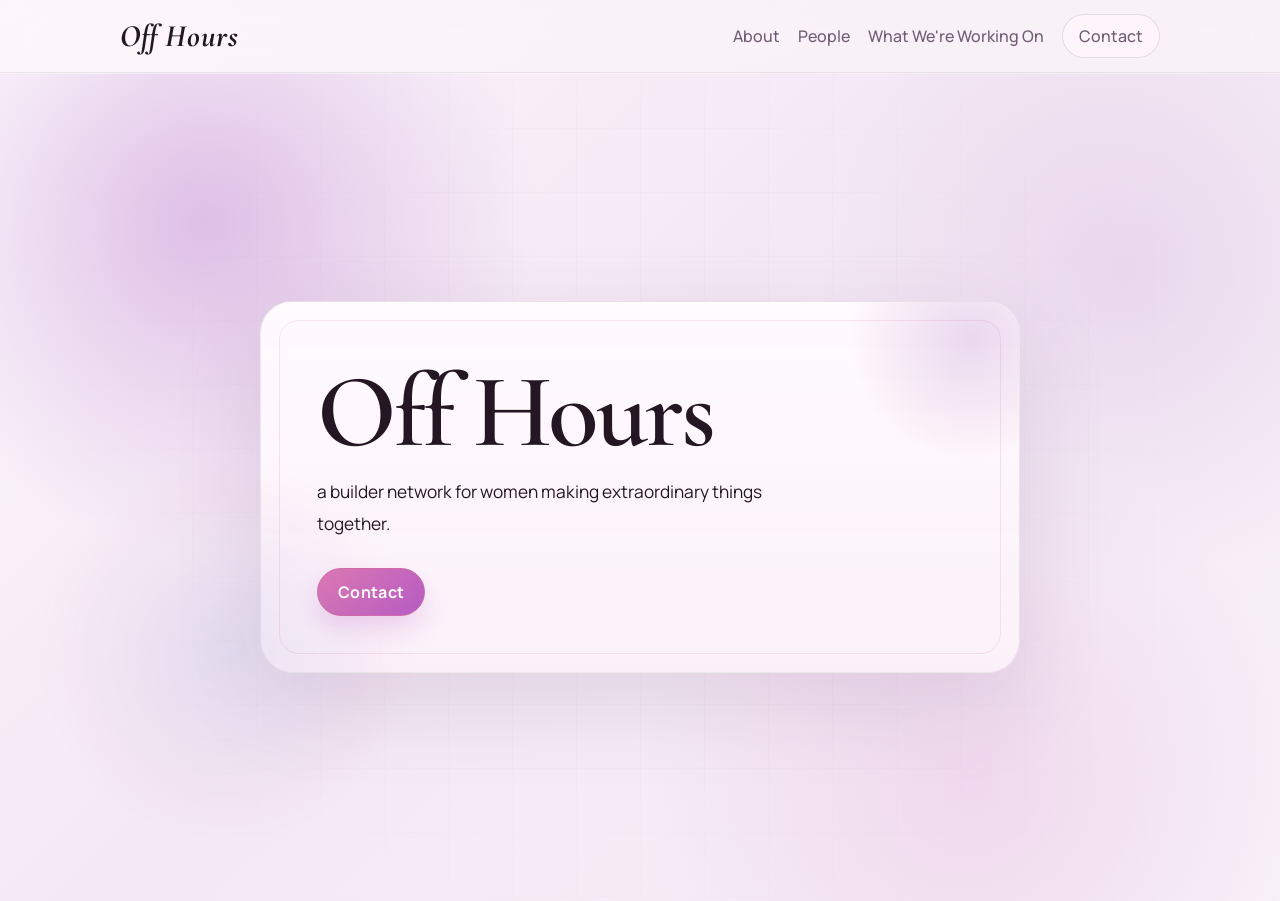
<file: index.html>
<!DOCTYPE html>
<html lang="en">
  <head>
    <meta charset="UTF-8" />
    <meta name="viewport" content="width=device-width, initial-scale=1.0" />
    <title>Off Hours</title>
    <link rel="preconnect" href="https://fonts.googleapis.com" />
    <link rel="preconnect" href="https://fonts.gstatic.com" crossorigin />
    <link
      href="https://fonts.googleapis.com/css2?family=Manrope:wght@400;500;600;700;800&family=Cormorant+Garamond:wght@500;600;700&display=swap"
      rel="stylesheet"
    />
    <link rel="icon" type="image/svg+xml" href="images/off-hours-favicon.svg?v=20260706" />
    <link rel="stylesheet" href="styles.css?v=20260706" />
  </head>
  <body>
    <header class="site-header">
      <div class="site-shell site-nav">
        <a class="site-brand" href="index.html">Off Hours</a>
        <nav class="nav-links" aria-label="Primary">
          <a href="about.html">About</a>
          <a href="people.html">People</a>
          <a href="work.html">What We're Working On</a>
          <a class="nav-contact" href="contact.html">Contact</a>
        </nav>
      </div>
    </header>

    <main class="hero">
      <div class="hero-panel">
        <h1>Off Hours</h1>
        <p class="hero-copy">
          a builder network for women making extraordinary things together.
        </p>
        <div class="hero-actions">
          <a class="button" href="contact.html">Contact</a>
        </div>
      </div>
    </main>
  </body>
</html>
</file>
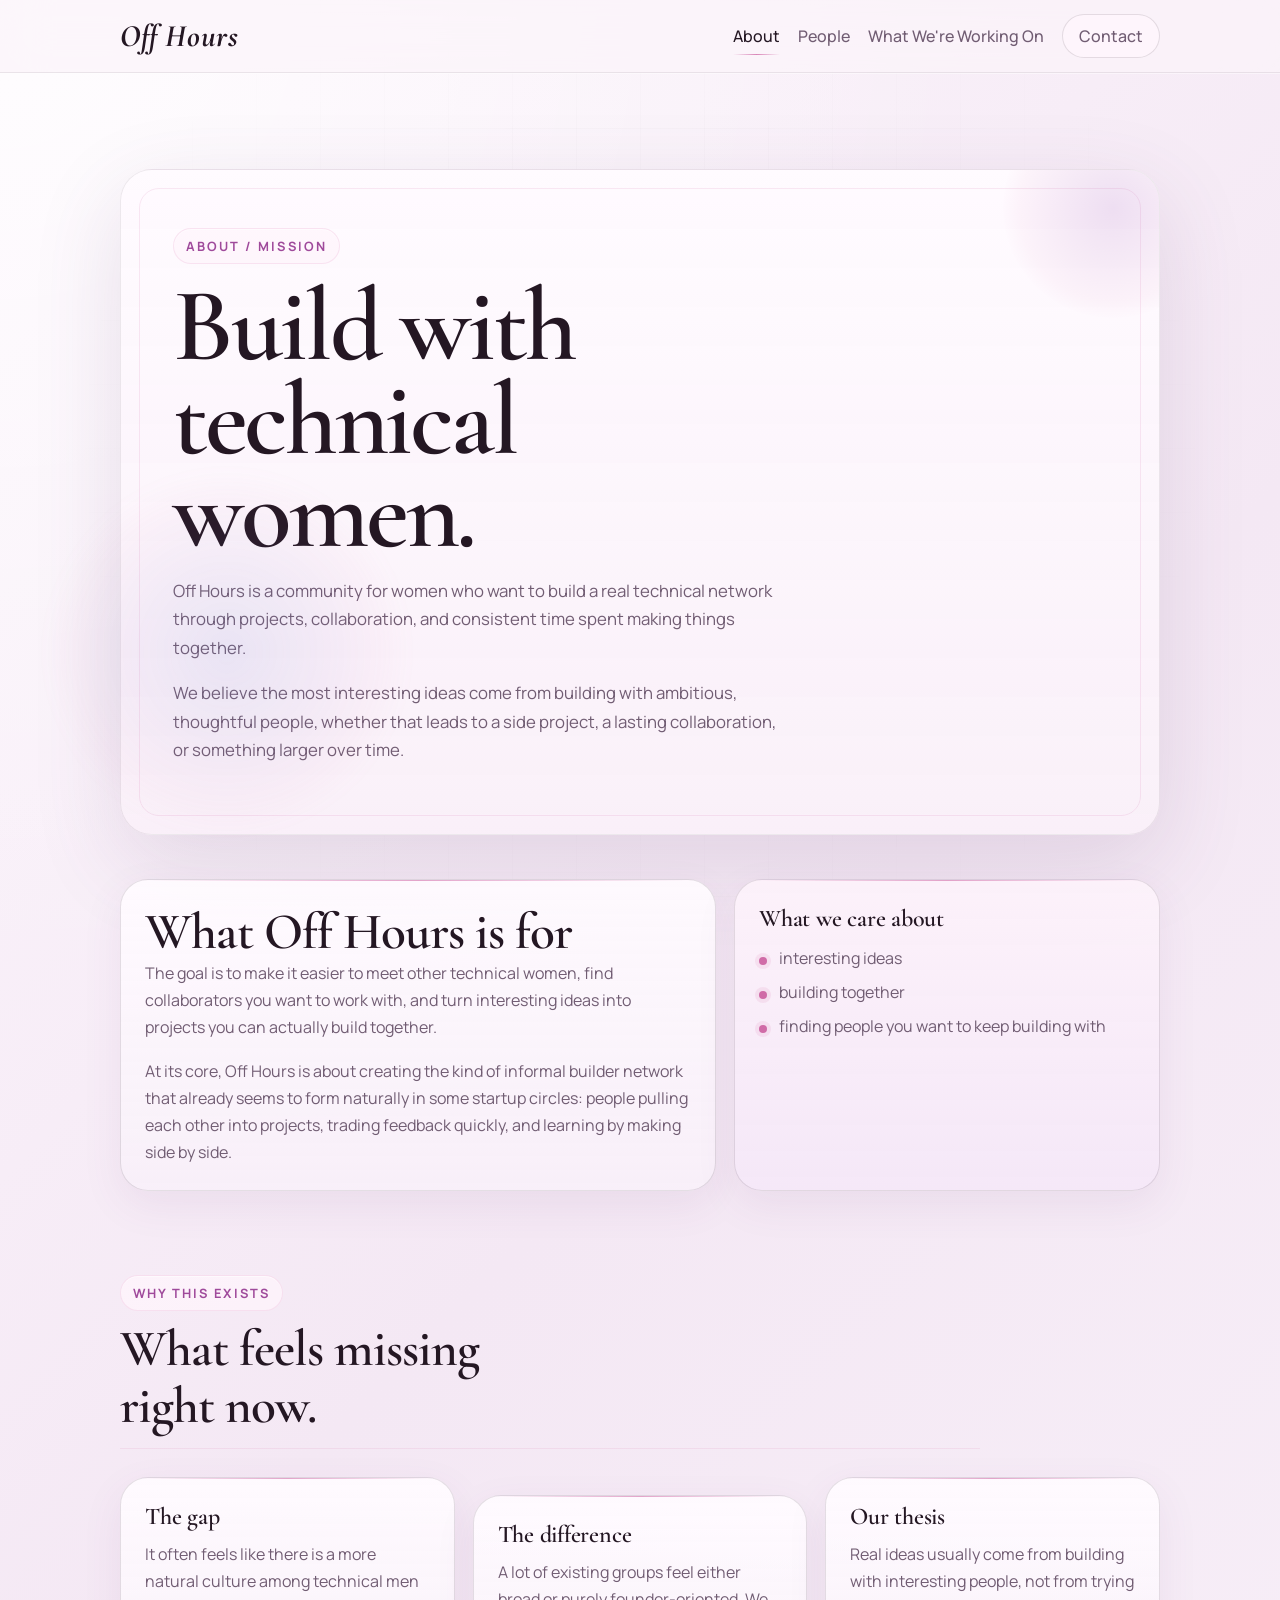
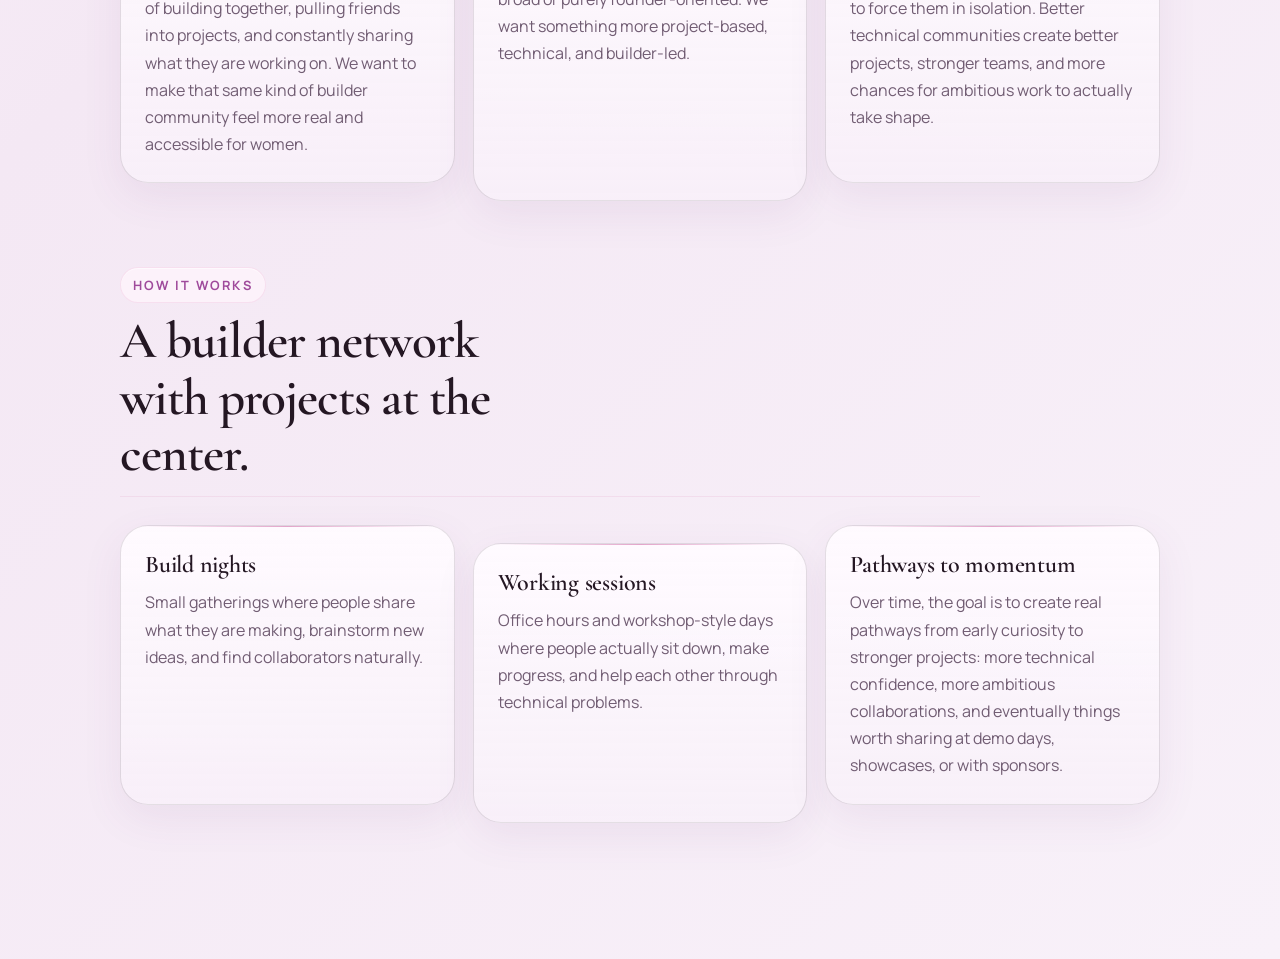
<file: about.html>
<!DOCTYPE html>
<html lang="en">
  <head>
    <meta charset="UTF-8" />
    <meta name="viewport" content="width=device-width, initial-scale=1.0" />
    <title>Off Hours | About</title>
    <link rel="preconnect" href="https://fonts.googleapis.com" />
    <link rel="preconnect" href="https://fonts.gstatic.com" crossorigin />
    <link
      href="https://fonts.googleapis.com/css2?family=Manrope:wght@400;500;600;700;800&family=Cormorant+Garamond:wght@500;600;700&display=swap"
      rel="stylesheet"
    />
    <link rel="icon" type="image/svg+xml" href="images/off-hours-favicon.svg?v=20260706" />
    <link rel="stylesheet" href="styles.css?v=20260706" />
  </head>
  <body>
    <header class="site-header">
      <div class="site-shell site-nav">
        <a class="site-brand" href="index.html">Off Hours</a>
        <nav class="nav-links" aria-label="Primary">
          <a class="is-active" href="about.html">About</a>
          <a href="people.html">People</a>
          <a href="work.html">What We're Working On</a>
          <a class="nav-contact" href="contact.html">Contact</a>
        </nav>
      </div>
    </header>

    <main class="page-main">
      <section class="page-hero site-shell">
        <div class="page-hero-panel">
          <p class="section-label">About / Mission</p>
          <h1 class="page-title">Build with technical women.</h1>
          <p class="page-copy">
            Off Hours is a community for women who want to build a real
            technical network through projects, collaboration, and consistent
            time spent making things together.
          </p>
          <p class="page-copy">
            We believe the most interesting ideas come from building with
            ambitious, thoughtful people, whether that leads to a side
            project, a lasting collaboration, or something larger over time.
          </p>
        </div>
      </section>

      <section class="section site-shell about-section">
        <div class="section-grid">
          <div class="card card-wide">
            <h2>What Off Hours is for</h2>
            <p>
              The goal is to make it easier to meet other technical women,
              find collaborators you want to work with, and turn interesting
              ideas into projects you can actually build together.
            </p>
            <p>
              At its core, Off Hours is about creating the kind of informal
              builder network that already seems to form naturally in some
              startup circles: people pulling each other into projects,
              trading feedback quickly, and learning by making side by side.
            </p>
          </div>
          <div class="card about-aside">
            <h3>What we care about</h3>
            <ul>
              <li>interesting ideas</li>
              <li>building together</li>
              <li>finding people you want to keep building with</li>
            </ul>
          </div>
        </div>
      </section>

      <section class="section site-shell">
        <div class="section-heading">
          <p class="section-label">Why This Exists</p>
          <h2>What feels missing right now.</h2>
        </div>
        <div class="card-grid about-card-grid">
          <article class="card">
            <h3>The gap</h3>
            <p>
              It often feels like there is a more natural culture among
              technical men of building together, pulling friends into
              projects, and constantly sharing what they are working on. We
              want to make that same kind of builder community feel more real
              and accessible for women.
            </p>
          </article>
          <article class="card">
            <h3>The difference</h3>
            <p>
              A lot of existing groups feel either broad or purely founder-oriented. We want something more project-based, technical, and builder-led.
            </p>
          </article>
          <article class="card">
            <h3>Our thesis</h3>
            <p>
              Real ideas usually come from building with interesting people,
              not from trying to force them in isolation. Better technical
              communities create better projects, stronger teams, and more
              chances for ambitious work to actually take shape.
            </p>
          </article>
        </div>
      </section>

      <section class="section site-shell">
        <div class="section-heading">
          <p class="section-label">How It Works</p>
          <h2>A builder network with projects at the center.</h2>
        </div>
        <div class="card-grid about-card-grid">
          <article class="card">
            <h3>Build nights</h3>
            <p>
              Small gatherings where people share what they are making,
              brainstorm new ideas, and find collaborators naturally.
            </p>
          </article>
          <article class="card">
            <h3>Working sessions</h3>
            <p>
              Office hours and workshop-style days where people actually sit
              down, make progress, and help each other through technical
              problems.
            </p>
          </article>
          <article class="card">
            <h3>Pathways to momentum</h3>
            <p>
              Over time, the goal is to create real pathways from early
              curiosity to stronger projects: more technical confidence, more
              ambitious collaborations, and eventually things worth sharing at
              demo days, showcases, or with sponsors.
            </p>
          </article>
        </div>
      </section>

    </main>
  </body>
</html>
</file>
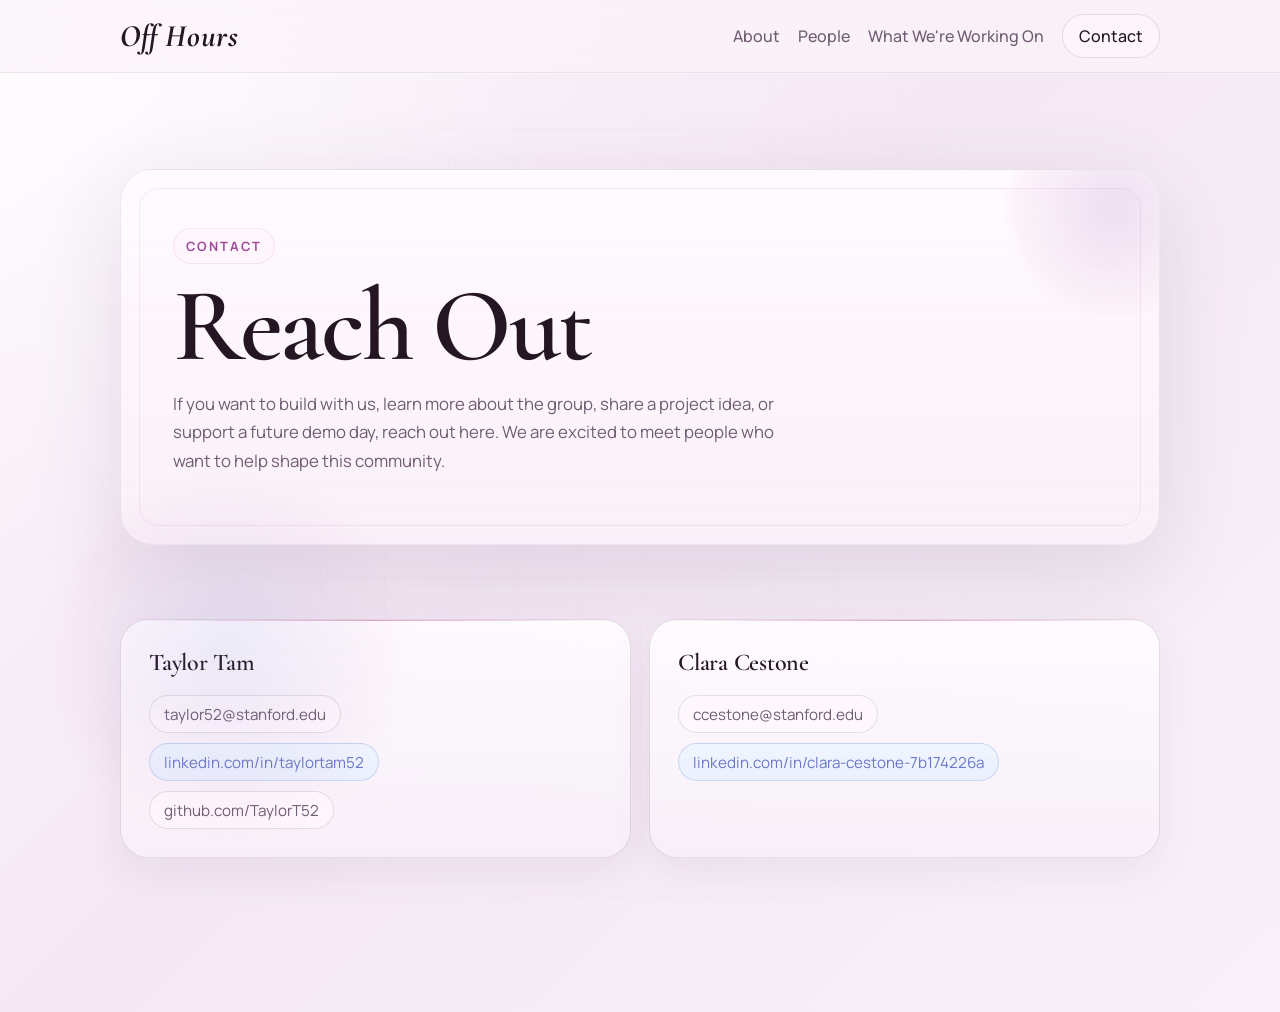
<file: contact.html>
<!DOCTYPE html>
<html lang="en">
  <head>
    <meta charset="UTF-8" />
    <meta name="viewport" content="width=device-width, initial-scale=1.0" />
    <title>Off Hours | Contact</title>
    <link rel="preconnect" href="https://fonts.googleapis.com" />
    <link rel="preconnect" href="https://fonts.gstatic.com" crossorigin />
    <link
      href="https://fonts.googleapis.com/css2?family=Manrope:wght@400;500;600;700;800&family=Cormorant+Garamond:wght@500;600;700&display=swap"
      rel="stylesheet"
    />
    <link rel="icon" type="image/svg+xml" href="images/off-hours-favicon.svg?v=20260706" />
    <link rel="stylesheet" href="styles.css?v=20260706" />
  </head>
  <body>
    <header class="site-header">
      <div class="site-shell site-nav">
        <a class="site-brand" href="index.html">Off Hours</a>
        <nav class="nav-links" aria-label="Primary">
          <a href="about.html">About</a>
          <a href="people.html">People</a>
          <a href="work.html">What We're Working On</a>
          <a class="nav-contact is-active" href="contact.html">Contact</a>
        </nav>
      </div>
    </header>

    <main class="page-main">
      <section class="page-hero site-shell">
        <div class="page-hero-panel">
          <p class="section-label">Contact</p>
          <h1 class="page-title">Reach Out</h1>
          <p class="page-copy">
            If you want to build with us, learn more about the group, share a
            project idea, or support a future demo day, reach out here. We are
            excited to meet people who want to help shape this community.
          </p>
        </div>
      </section>

      <section class="section site-shell">
        <div class="card-grid people-grid">
          <article class="card people-card">
            <h3>Taylor Tam</h3>
            <div class="person-links person-links-stacked">
              <a href="mailto:taylor52@stanford.edu">taylor52@stanford.edu</a>
              <a class="linkedin-link" href="https://www.linkedin.com/in/taylortam52/" target="_blank" rel="noreferrer">linkedin.com/in/taylortam52</a>
              <a href="https://github.com/TaylorT52" target="_blank" rel="noreferrer">github.com/TaylorT52</a>
            </div>
          </article>
          <article class="card people-card">
            <h3>Clara Cestone</h3>
            <div class="person-links person-links-stacked">
              <a href="mailto:ccestone@stanford.edu">ccestone@stanford.edu</a>
              <a class="linkedin-link" href="https://www.linkedin.com/in/clara-cestone-7b174226a/" target="_blank" rel="noreferrer">linkedin.com/in/clara-cestone-7b174226a</a>
            </div>
          </article>
        </div>
      </section>
    </main>
  </body>
</html>
</file>
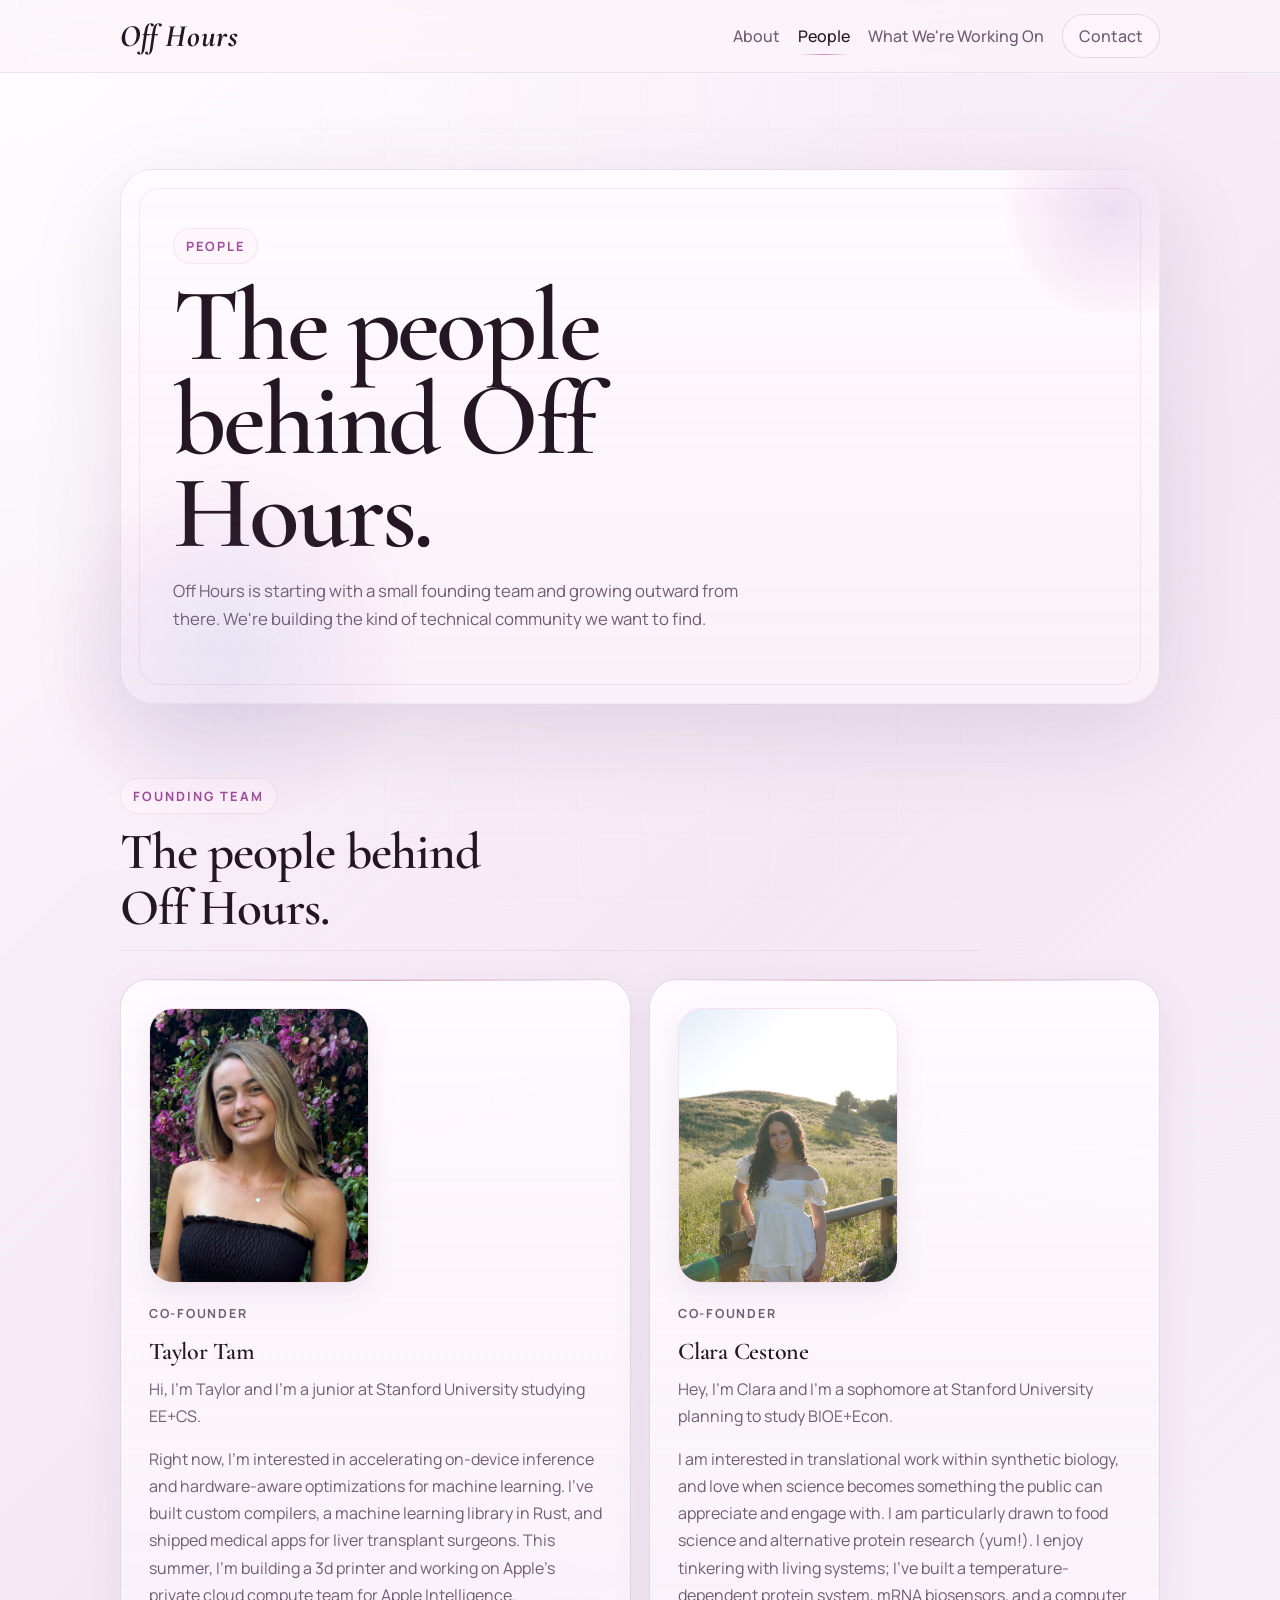
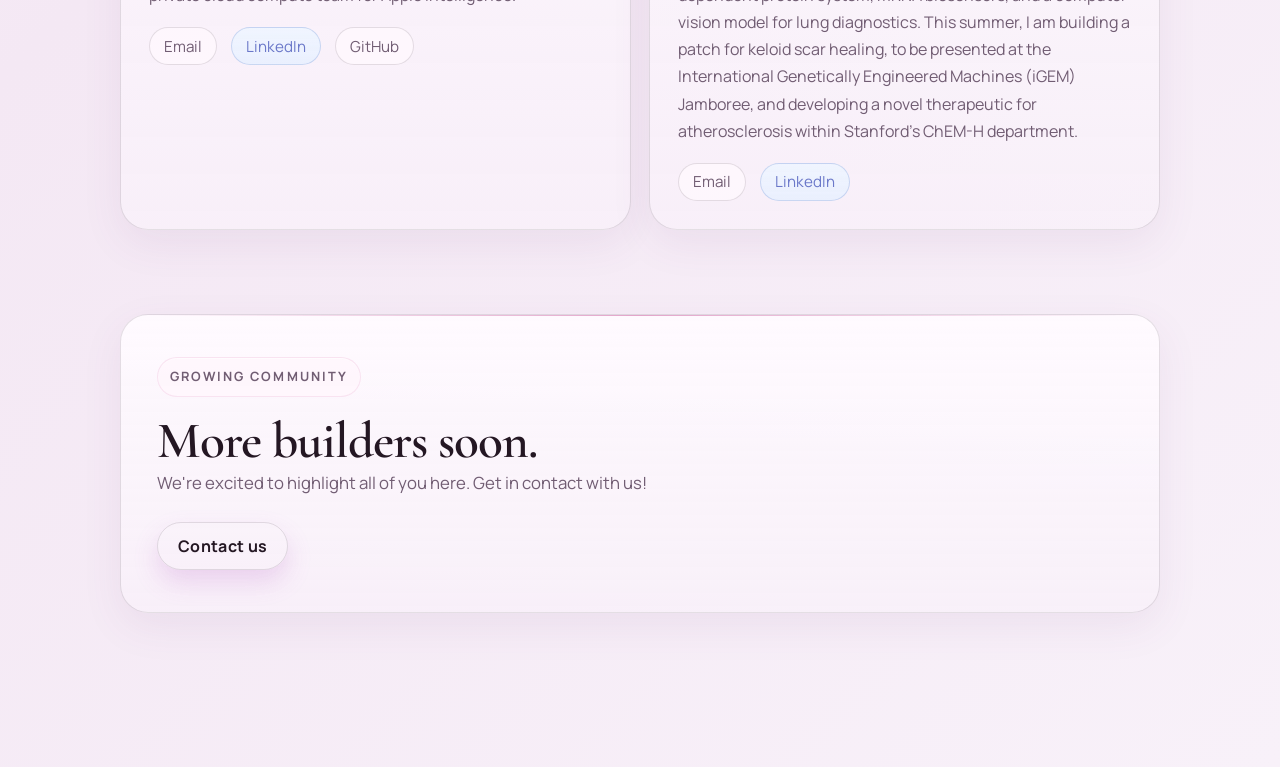
<file: people.html>
<!DOCTYPE html>
<html lang="en">
  <head>
    <meta charset="UTF-8" />
    <meta name="viewport" content="width=device-width, initial-scale=1.0" />
    <title>Off Hours | People</title>
    <link rel="preconnect" href="https://fonts.googleapis.com" />
    <link rel="preconnect" href="https://fonts.gstatic.com" crossorigin />
    <link
      href="https://fonts.googleapis.com/css2?family=Manrope:wght@400;500;600;700;800&family=Cormorant+Garamond:wght@500;600;700&display=swap"
      rel="stylesheet"
    />
    <link rel="icon" type="image/svg+xml" href="images/off-hours-favicon.svg?v=20260706" />
    <link rel="stylesheet" href="styles.css?v=20260706" />
  </head>
  <body>
    <header class="site-header">
      <div class="site-shell site-nav">
        <a class="site-brand" href="index.html">Off Hours</a>
        <nav class="nav-links" aria-label="Primary">
          <a href="about.html">About</a>
          <a class="is-active" href="people.html">People</a>
          <a href="work.html">What We're Working On</a>
          <a class="nav-contact" href="contact.html">Contact</a>
        </nav>
      </div>
    </header>

    <main class="page-main">
      <section class="page-hero site-shell">
        <div class="page-hero-panel">
          <p class="section-label">People</p>
          <h1 class="page-title">The people behind Off Hours.</h1>
          <p class="page-copy">
            Off Hours is starting with a small founding team and growing
            outward from there. We're building the kind of technical
            community we want to find.
          </p>
        </div>
      </section>

      <section class="section site-shell">
        <div class="section-heading">
          <p class="section-label">Founding Team</p>
          <h2>The people behind Off Hours.</h2>
        </div>
        <div class="card-grid people-grid">
          <article class="card people-card">
            <img
              class="person-photo"
              src="images/people/taylor-tam.jpeg?v=20260706"
              alt="Portrait of Taylor Tam"
            />
            <p class="person-role">Co-founder</p>
            <h3>Taylor Tam</h3>
            <p>
              Hi, I'm Taylor and I'm a junior at Stanford University studying EE+CS. 
            </p>
            <p>
              Right now, I'm interested in accelerating on-device inference and hardware-aware optimizations for 
              machine learning. I've built custom compilers, a machine learning library in Rust, and shipped medical
              apps for liver transplant surgeons. This summer, I'm building a 3d printer and working on Apple's private cloud
              compute team for Apple Intelligence.
            </p>
            <div class="person-links">
              <a href="mailto:taylor52@stanford.edu">Email</a>
              <a class="linkedin-link" href="https://www.linkedin.com/in/taylortam52/" target="_blank" rel="noreferrer">LinkedIn</a>
              <a href="https://github.com/TaylorT52" target="_blank" rel="noreferrer">GitHub</a>
            </div>
          </article>
          <article class="card people-card">
            <img
              class="person-photo"
              src="images/people/clara-cestone.jpg?v=20260706"
              alt="Portrait of Clara Cestone"
            />
            <p class="person-role">Co-founder</p>
            <h3>Clara Cestone</h3>
            <p>
              Hey, I'm Clara and I'm a sophomore at Stanford University
              planning to study BIOE+Econ.
            </p>
            <p>
              I am interested in translational work within synthetic biology,
              and love when science becomes something the public can appreciate
              and engage with. I am particularly drawn to food science and
              alternative protein research (yum!). I enjoy tinkering with
              living systems; I've built a temperature-dependent protein
              system, mRNA biosensors, and a computer vision model for lung
              diagnostics. This summer, I am building a patch for keloid scar
              healing, to be presented at the International Genetically
              Engineered Machines (iGEM) Jamboree, and developing a novel
              therapeutic for atherosclerosis within Stanford's ChEM-H
              department.
            </p>
            <div class="person-links">
              <a href="mailto:ccestone@stanford.edu">Email</a>
              <a class="linkedin-link" href="https://www.linkedin.com/in/clara-cestone-7b174226a/" target="_blank" rel="noreferrer">LinkedIn</a>
            </div>
          </article>
        </div>
      </section>

      <section class="section site-shell">
        <div class="card about-cta">
          <p class="section-label">Growing Community</p>
          <h2>More builders soon.</h2>
          <p class="page-copy">
            We're excited to highlight all of you here. Get in contact with us! 
          </p>
          <a class="button button-secondary" href="contact.html">Contact us</a>
        </div>
      </section>
    </main>
  </body>
</html>
</file>
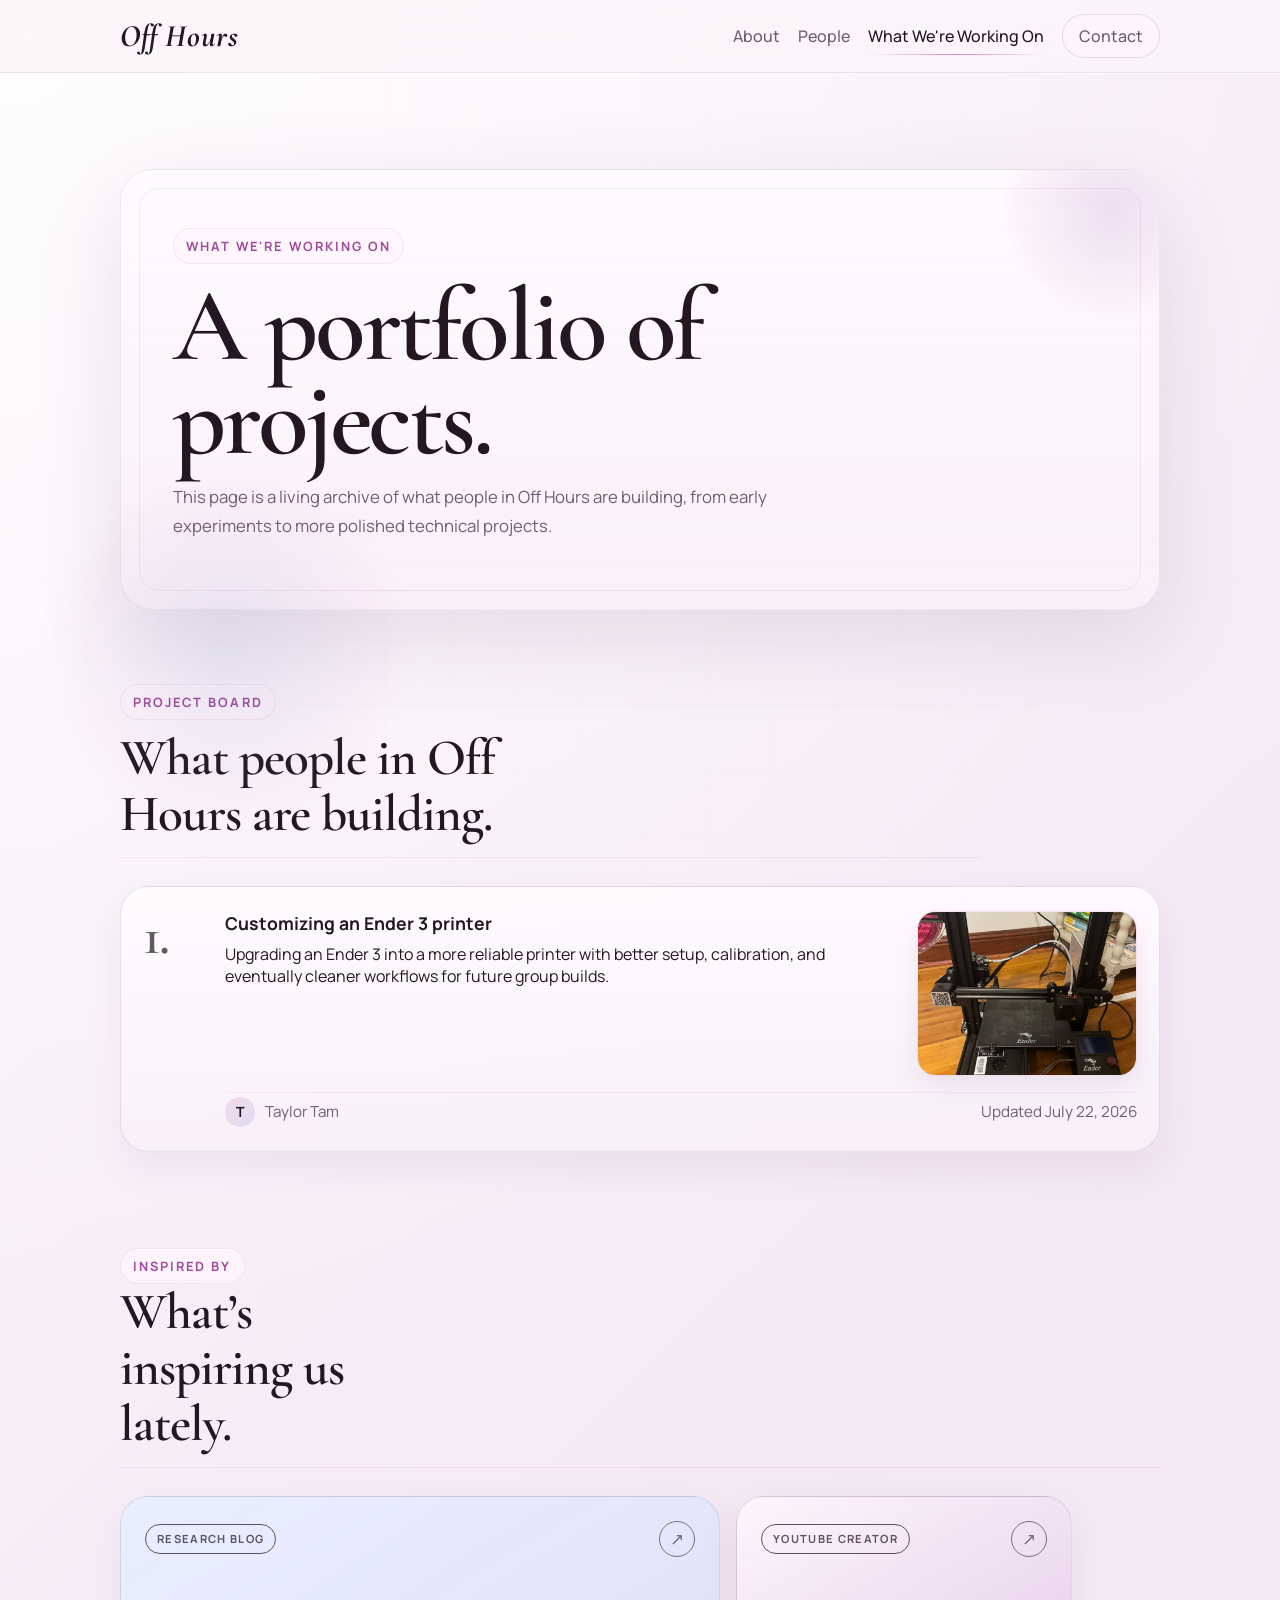
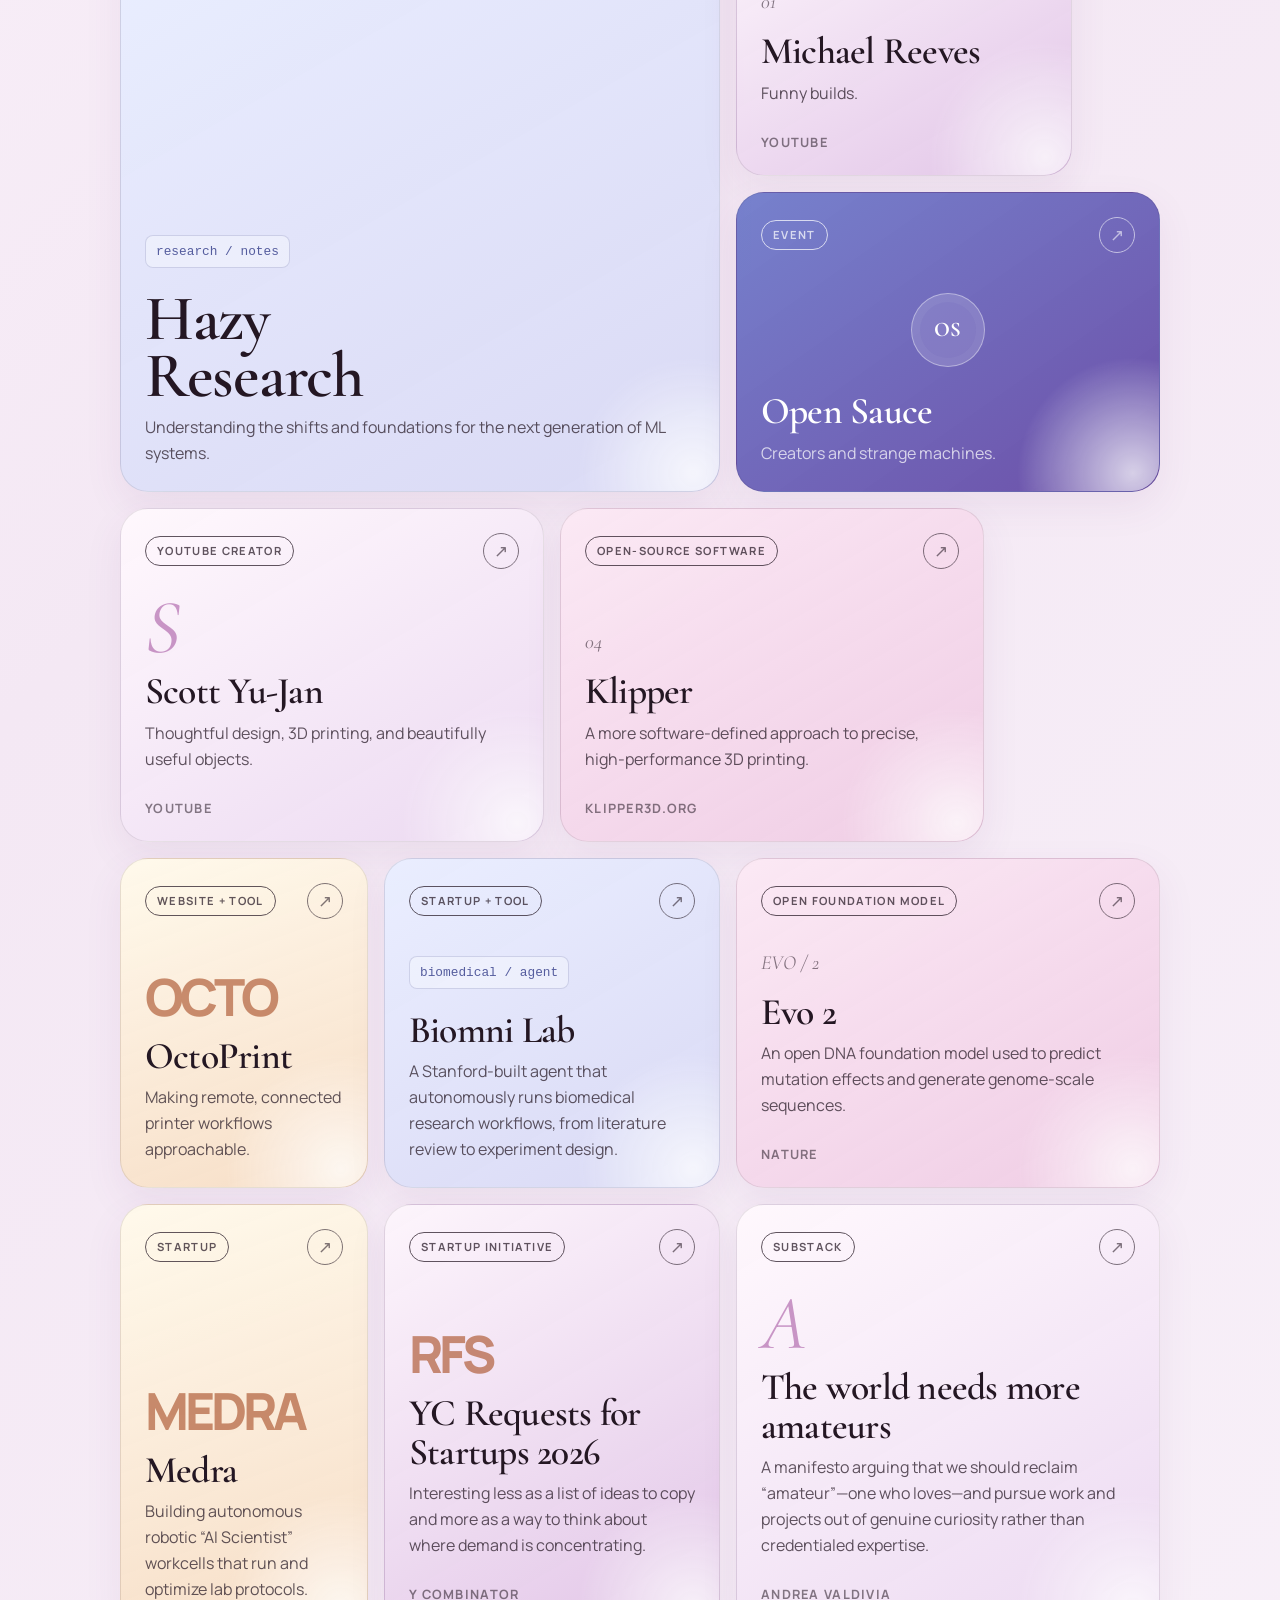
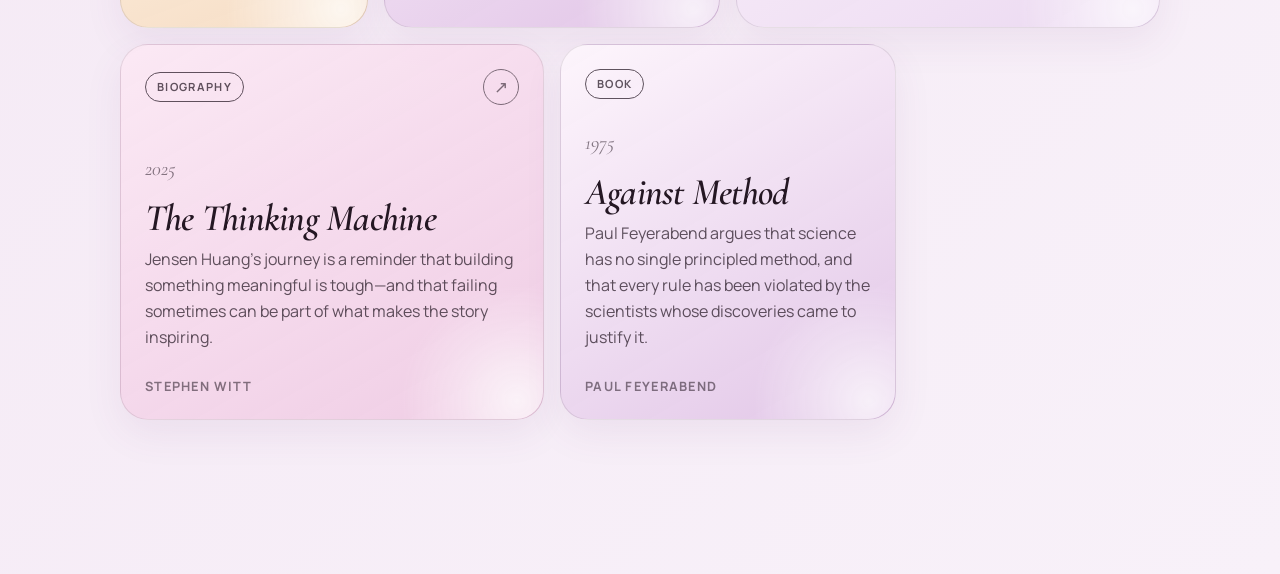
<file: work.html>
<!DOCTYPE html>
<html lang="en">
  <head>
    <meta charset="UTF-8" />
    <meta name="viewport" content="width=device-width, initial-scale=1.0" />
    <title>Off Hours | What We're Working On</title>
    <link rel="preconnect" href="https://fonts.googleapis.com" />
    <link rel="preconnect" href="https://fonts.gstatic.com" crossorigin />
    <link
      href="https://fonts.googleapis.com/css2?family=Manrope:wght@400;500;600;700;800&family=Cormorant+Garamond:wght@500;600;700&display=swap"
      rel="stylesheet"
    />
    <link rel="icon" type="image/svg+xml" href="images/off-hours-favicon.svg?v=20260706" />
    <link rel="stylesheet" href="styles.css?v=20260716" />
  </head>
  <body>
    <header class="site-header">
      <div class="site-shell site-nav">
        <a class="site-brand" href="index.html">Off Hours</a>
        <nav class="nav-links" aria-label="Primary">
          <a href="about.html">About</a>
          <a href="people.html">People</a>
          <a class="is-active" href="work.html">What We're Working On</a>
          <a class="nav-contact" href="contact.html">Contact</a>
        </nav>
      </div>
    </header>

    <main class="page-main">
      <section class="page-hero site-shell">
        <div class="page-hero-panel">
          <p class="section-label">What We're Working On</p>
          <h1 class="page-title">A portfolio of projects.</h1>
          <p class="page-copy">
            This page is a living archive of what people in
            Off Hours are building, from early experiments to more polished
            technical projects.
          </p>
        </div>
      </section>

      <section class="section site-shell">
        <div class="section-heading">
          <p class="section-label">Project Board</p>
          <h2>What people in Off Hours are building.</h2>
        </div>
        <div class="project-list">
          <a class="project-list-item" href="projects/ender3-printer.html">
            <div class="project-rank">1.</div>
            <div class="project-list-body">
              <div class="project-list-main">
                <div class="project-list-copy">
                  <h3>Customizing an Ender 3 printer</h3>
                  <p>
                    Upgrading an Ender 3 into a more reliable printer with
                    better setup, calibration, and eventually cleaner workflows
                    for future group builds.
                  </p>
                </div>
                <img
                  class="project-list-image"
                  src="images/projects/ender3-printer/hero.jpeg?v=20260706"
                  alt="Ender 3 printer project"
                />
              </div>
              <div class="project-list-meta">
                <div class="project-members">
                  <span class="project-member-initial">T</span>
                  <span class="project-member-name">Taylor Tam</span>
                </div>
                <p class="project-date">Updated July 22, 2026</p>
              </div>
            </div>
          </a>
        </div>
      </section>

      <section class="section inspiration-section site-shell">
        <div class="section-heading inspiration-heading">
          <div>
            <p class="section-label">Inspired By</p>
            <h2>What’s inspiring us lately.</h2>
          </div>
          <p class="inspiration-intro">
            
          </p>
        </div>

        <div class="inspiration-mosaic">
          <a
            class="inspiration-tile inspiration-tile-creator"
            href="https://www.youtube.com/@MichaelReeves"
            target="_blank"
            rel="noopener noreferrer"
            aria-label="Open Michael Reeves' YouTube channel in a new tab"
          >
            <div class="inspiration-tile-topline">
              <span class="inspiration-kind">YouTube creator</span>
              <span class="inspiration-arrow" aria-hidden="true">↗</span>
            </div>
            <div class="inspiration-tile-copy">
              <p class="inspiration-number">01</p>
              <h3>Michael Reeves</h3>
              <p>
                Funny builds.
              </p>
            </div>
            <p class="inspiration-source">YouTube</p>
          </a>

          <a
            class="inspiration-tile inspiration-tile-event"
            href="https://www.opensauce.com/"
            target="_blank"
            rel="noopener noreferrer"
            aria-label="Open the Open Sauce event website in a new tab"
          >
            <div class="inspiration-tile-topline">
              <span class="inspiration-kind">Event</span>
              <span class="inspiration-arrow" aria-hidden="true">↗</span>
            </div>
            <div class="inspiration-play" aria-hidden="true"><span>OS</span></div>
            <div class="inspiration-tile-copy">
              <h3>Open Sauce</h3>
              <p>Creators and strange machines.</p>
            </div>
          </a>

          <a
            class="inspiration-tile inspiration-tile-maker"
            href="https://www.youtube.com/@ScottYuJan"
            target="_blank"
            rel="noopener noreferrer"
            aria-label="Open Scott Yu-Jan's YouTube channel in a new tab"
          >
            <div class="inspiration-tile-topline">
              <span class="inspiration-kind">YouTube creator</span>
              <span class="inspiration-arrow" aria-hidden="true">↗</span>
            </div>
            <div class="inspiration-tile-copy">
              <p class="inspiration-mark" aria-hidden="true">S</p>
              <h3>Scott Yu-Jan</h3>
              <p>Thoughtful design, 3D printing, and beautifully useful objects.</p>
            </div>
            <p class="inspiration-source">YouTube</p>
          </a>

          <a
            class="inspiration-tile inspiration-tile-software"
            href="https://www.klipper3d.org/"
            target="_blank"
            rel="noopener noreferrer"
            aria-label="Open the Klipper documentation in a new tab"
          >
            <div class="inspiration-tile-topline">
              <span class="inspiration-kind">Open-source software</span>
              <span class="inspiration-arrow" aria-hidden="true">↗</span>
            </div>
            <div class="inspiration-tile-copy">
              <p class="inspiration-number">04</p>
              <h3>Klipper</h3>
              <p>
                A more software-defined approach to precise, high-performance
                3D printing.
              </p>
            </div>
            <p class="inspiration-source">klipper3d.org</p>
          </a>

          <a
            class="inspiration-tile inspiration-tile-platform"
            href="https://octoprint.org/"
            target="_blank"
            rel="noopener noreferrer"
            aria-label="Open the OctoPrint website in a new tab"
          >
            <div class="inspiration-tile-topline">
              <span class="inspiration-kind">Website + tool</span>
              <span class="inspiration-arrow" aria-hidden="true">↗</span>
            </div>
            <div class="inspiration-tile-copy">
              <p class="inspiration-monogram" aria-hidden="true">OCTO</p>
              <h3>OctoPrint</h3>
              <p>Making remote, connected printer workflows approachable.</p>
            </div>
          </a>

          <a
            class="inspiration-tile inspiration-tile-featured inspiration-tile-research"
            href="https://hazyresearch.stanford.edu/blog"
            target="_blank"
            rel="noopener noreferrer"
            aria-label="Open the Hazy Research blog in a new tab"
          >
            <div class="inspiration-tile-topline">
              <span class="inspiration-kind">Research blog</span>
              <span class="inspiration-arrow" aria-hidden="true">↗</span>
            </div>
            <div class="inspiration-tile-copy">
              <p class="inspiration-code" aria-hidden="true">research / notes</p>
              <h3>Hazy Research</h3>
              <p>Understanding the shifts and foundations for the next generation of ML systems.</p>
            </div>
          </a>

          <a
            class="inspiration-tile inspiration-tile-research"
            href="https://biomni.phylo.bio/projects/proj_ee65b349b9/tasks/sess_f9e443d6ebbd"
            target="_blank"
            rel="noopener noreferrer"
            aria-label="Open Biomni Lab in a new tab"
          >
            <div class="inspiration-tile-topline">
              <span class="inspiration-kind">Startup + tool</span>
              <span class="inspiration-arrow" aria-hidden="true">↗</span>
            </div>
            <div class="inspiration-tile-copy">
              <p class="inspiration-code" aria-hidden="true">biomedical / agent</p>
              <h3>Biomni Lab</h3>
              <p>
                A Stanford-built agent that autonomously runs biomedical
                research workflows, from literature review to experiment design.
              </p>
            </div>
          </a>

          <a
            class="inspiration-tile inspiration-tile-software"
            href="https://www.nature.com/articles/s41586-026-10176-5"
            target="_blank"
            rel="noopener noreferrer"
            aria-label="Open the Evo 2 paper in Nature in a new tab"
          >
            <div class="inspiration-tile-topline">
              <span class="inspiration-kind">Open foundation model</span>
              <span class="inspiration-arrow" aria-hidden="true">↗</span>
            </div>
            <div class="inspiration-tile-copy">
              <p class="inspiration-number">EVO / 2</p>
              <h3>Evo 2</h3>
              <p>
                An open DNA foundation model used to predict mutation effects
                and generate genome-scale sequences.
              </p>
            </div>
            <p class="inspiration-source">Nature</p>
          </a>

          <a
            class="inspiration-tile inspiration-tile-platform"
            href="https://www.medra.ai/"
            target="_blank"
            rel="noopener noreferrer"
            aria-label="Open the Medra website in a new tab"
          >
            <div class="inspiration-tile-topline">
              <span class="inspiration-kind">Startup</span>
              <span class="inspiration-arrow" aria-hidden="true">↗</span>
            </div>
            <div class="inspiration-tile-copy">
              <p class="inspiration-monogram" aria-hidden="true">MEDRA</p>
              <h3>Medra</h3>
              <p>
                Building autonomous robotic “AI Scientist” workcells that run
                and optimize lab protocols.
              </p>
            </div>
          </a>

          <a
            class="inspiration-tile inspiration-tile-creator"
            href="https://www.ycombinator.com/rfs"
            target="_blank"
            rel="noopener noreferrer"
            aria-label="Open Y Combinator's 2026 Requests for Startups in a new tab"
          >
            <div class="inspiration-tile-topline">
              <span class="inspiration-kind">Startup initiative</span>
              <span class="inspiration-arrow" aria-hidden="true">↗</span>
            </div>
            <div class="inspiration-tile-copy">
              <p class="inspiration-monogram" aria-hidden="true">RFS</p>
              <h3>YC Requests for Startups 2026</h3>
              <p>
                Interesting less as a list of ideas to copy and more as a way
                to think about where demand is concentrating.
              </p>
            </div>
            <p class="inspiration-source">Y Combinator</p>
          </a>

          <a
            class="inspiration-tile inspiration-tile-maker"
            href="https://substack.com/home/post/p-168320949"
            target="_blank"
            rel="noopener noreferrer"
            aria-label="Open The world needs more amateurs on Substack in a new tab"
          >
            <div class="inspiration-tile-topline">
              <span class="inspiration-kind">Substack</span>
              <span class="inspiration-arrow" aria-hidden="true">↗</span>
            </div>
            <div class="inspiration-tile-copy">
              <p class="inspiration-mark" aria-hidden="true">A</p>
              <h3>The world needs more amateurs</h3>
              <p>
                A manifesto arguing that we should reclaim “amateur”—one who
                loves—and pursue work and projects out of genuine curiosity
                rather than credentialed expertise.
              </p>
            </div>
            <p class="inspiration-source">Andrea Valdivia</p>
          </a>

          <a
            class="inspiration-tile inspiration-tile-software"
            href="https://www.penguinrandomhouse.com/books/757558/the-thinking-machine-by-stephen-witt/"
            target="_blank"
            rel="noopener noreferrer"
            aria-label="Open The Thinking Machine by Stephen Witt in a new tab"
          >
            <div class="inspiration-tile-topline">
              <span class="inspiration-kind">Biography</span>
              <span class="inspiration-arrow" aria-hidden="true">↗</span>
            </div>
            <div class="inspiration-tile-copy">
              <p class="inspiration-number">2025</p>
              <h3><cite>The Thinking Machine</cite></h3>
              <p>
                Jensen Huang’s journey is a reminder that building something
                meaningful is tough—and that failing sometimes can be part of
                what makes the story inspiring.
              </p>
            </div>
            <p class="inspiration-source">Stephen Witt</p>
          </a>

          <article class="inspiration-tile inspiration-tile-creator">
            <div class="inspiration-tile-topline">
              <span class="inspiration-kind">Book</span>
            </div>
            <div class="inspiration-tile-copy">
              <p class="inspiration-number">1975</p>
              <h3><cite>Against Method</cite></h3>
              <p>
                Paul Feyerabend argues that science has no single principled
                method, and that every rule has been violated by the scientists
                whose discoveries came to justify it.
              </p>
            </div>
            <p class="inspiration-source">Paul Feyerabend</p>
          </article>
        </div>
      </section>
    </main>
  </body>
</html>
</file>
<file: styles.css>
:root {
  color-scheme: light;
  --bg: #fbf4fa;
  --bg-deep: #ead5ec;
  --panel: rgba(255, 250, 255, 0.84);
  --panel-strong: rgba(255, 245, 252, 0.96);
  --text: #241723;
  --muted: #715d73;
  --accent: #d06ba7;
  --accent-dark: #9f4a9b;
  --accent-cool: #6b78c9;
  --line: rgba(36, 23, 35, 0.12);
  --wash: rgba(237, 208, 233, 0.72);
  --wash-strong: rgba(216, 179, 225, 0.82);
  --ink-soft: rgba(160, 97, 182, 0.14);
  --shadow: 0 28px 90px rgba(100, 63, 111, 0.14);
}

* {
  box-sizing: border-box;
}

body {
  margin: 0;
  font-family: "Manrope", sans-serif;
  color: var(--text);
  background: var(--bg);
  background-image:
    radial-gradient(circle at top left, rgba(255, 255, 255, 0.72), transparent 34%),
    linear-gradient(135deg, #fdf7fd 0%, #f4e8f4 46%, #f8f1f9 100%);
  min-height: 100vh;
}

body::before {
  content: "";
  position: fixed;
  inset: 0;
  background-image:
    linear-gradient(rgba(31, 23, 19, 0.03) 1px, transparent 1px),
    linear-gradient(90deg, rgba(31, 23, 19, 0.03) 1px, transparent 1px);
  background-size: 64px 64px;
  mask-image: radial-gradient(circle at center, black 42%, transparent 84%);
  pointer-events: none;
  opacity: 0.4;
}

body::after {
  content: "";
  position: fixed;
  inset: auto auto 8% 4%;
  width: 22rem;
  height: 22rem;
  border-radius: 50%;
  background: radial-gradient(circle, rgba(107, 120, 201, 0.12) 0, rgba(208, 107, 167, 0.03) 62%, transparent 74%);
  filter: blur(10px);
  pointer-events: none;
}

a {
  color: inherit;
  text-decoration: none;
}

h1,
h2,
h3,
p,
ul {
  margin-top: 0;
}

.site-shell {
  width: min(1040px, calc(100% - 48px));
  margin: 0 auto;
}

.site-header {
  position: sticky;
  top: 0;
  z-index: 10;
  backdrop-filter: blur(24px);
  background: rgba(251, 244, 250, 0.72);
  border-bottom: 1px solid rgba(36, 23, 35, 0.08);
  box-shadow: 0 1px 0 rgba(255, 255, 255, 0.45);
}

.site-nav {
  display: flex;
  align-items: center;
  justify-content: space-between;
  gap: 18px;
  min-height: 72px;
}

.site-brand {
  font-family: "Cormorant Garamond", serif;
  font-size: 1.95rem;
  font-weight: 700;
  letter-spacing: 0.02em;
  font-style: italic;
}

.nav-links {
  display: flex;
  flex-wrap: wrap;
  align-items: center;
  justify-content: flex-end;
  gap: 18px;
}

.nav-links a {
  position: relative;
  color: var(--muted);
  font-weight: 500;
  transition: color 160ms ease, opacity 160ms ease;
}

.nav-links a::after {
  content: "";
  position: absolute;
  left: 0;
  right: 0;
  bottom: -8px;
  height: 1px;
  background: linear-gradient(90deg, transparent, rgba(208, 107, 167, 0.8), transparent);
  opacity: 0;
  transform: scaleX(0.7);
  transition: opacity 160ms ease, transform 160ms ease;
}

.nav-links a:hover,
.nav-links a.is-active {
  color: var(--text);
}

.nav-links a:hover::after,
.nav-links a.is-active::after {
  opacity: 1;
  transform: scaleX(1);
}

.nav-contact {
  padding: 10px 16px;
  border: 1px solid var(--line);
  border-radius: 999px;
  color: var(--text);
  background: rgba(255, 247, 253, 0.7);
}

.nav-contact::after {
  display: none;
}

.hero {
  min-height: calc(100vh - 72px);
  display: grid;
  place-items: center;
  padding: 36px 0;
  background:
    radial-gradient(circle at 16% 18%, var(--wash-strong) 0, transparent 26%),
    radial-gradient(circle at 88% 24%, var(--ink-soft) 0, transparent 24%),
    radial-gradient(circle at 76% 86%, var(--wash) 0, transparent 28%);
}

.hero-panel {
  width: min(760px, 100%);
  padding: 64px 56px 56px;
  border: 1px solid rgba(36, 23, 35, 0.08);
  border-radius: 32px;
  background:
    linear-gradient(180deg, rgba(255, 251, 255, 0.97), rgba(251, 240, 249, 0.92)),
    var(--panel);
  backdrop-filter: blur(20px);
  box-shadow: var(--shadow);
  position: relative;
  overflow: hidden;
}

.hero-panel::before {
  content: "";
  position: absolute;
  inset: 18px;
  border: 1px solid rgba(208, 107, 167, 0.16);
  border-radius: 20px;
  pointer-events: none;
}

.hero-panel::after {
  content: "";
  position: absolute;
  width: 240px;
  height: 240px;
  right: -72px;
  top: -84px;
  border-radius: 50%;
  background: radial-gradient(circle, rgba(160, 97, 182, 0.22) 0, rgba(208, 107, 167, 0.06) 58%, transparent 72%);
  pointer-events: none;
}

.hero-panel > * {
  position: relative;
  z-index: 1;
}

h1 {
  margin: 0 0 16px;
  max-width: 10ch;
  font-family: "Cormorant Garamond", serif;
  font-size: clamp(4rem, 10vw, 6.5rem);
  font-weight: 600;
  line-height: 0.9;
  letter-spacing: -0.03em;
}

h2 {
  margin-bottom: 0;
  font-family: "Cormorant Garamond", serif;
  font-size: clamp(2.2rem, 4vw, 3.2rem);
  font-weight: 600;
  line-height: 1.1;
  letter-spacing: -0.02em;
}

h3 {
  margin-bottom: 10px;
  font-size: 1.1rem;
}

.hero-copy {
  margin: 0 0 28px;
  max-width: 30rem;
  color: var(--text);
  font-size: 1.08rem;
  line-height: 1.85;
}

.kicker,
.section-label {
  display: inline-flex;
  align-items: center;
  gap: 8px;
  margin-bottom: 16px;
  color: var(--accent-dark);
  font-size: 0.8rem;
  font-weight: 700;
  letter-spacing: 0.16em;
  text-transform: uppercase;
  padding: 8px 12px;
  border: 1px solid rgba(208, 107, 167, 0.14);
  border-radius: 999px;
  background: rgba(255, 245, 252, 0.72);
  box-shadow: inset 0 1px 0 rgba(255, 255, 255, 0.5);
}

.hero-actions {
  display: flex;
  flex-wrap: wrap;
  gap: 12px;
}

.button {
  display: inline-flex;
  align-items: center;
  justify-content: center;
  min-height: 48px;
  padding: 0 20px;
  border: 1px solid var(--accent);
  border-radius: 999px;
  background: linear-gradient(135deg, #de79b3 0%, #b55bc4 100%);
  color: #fff;
  font-weight: 700;
  letter-spacing: 0.02em;
  box-shadow: 0 12px 24px rgba(181, 91, 196, 0.22);
  transition:
    background-color 160ms ease,
    border-color 160ms ease,
    transform 160ms ease,
    box-shadow 160ms ease;
}

.button:hover {
  background: linear-gradient(135deg, #c9609f 0%, #9747ad 100%);
  border-color: var(--accent-dark);
  transform: translateY(-1px);
  box-shadow: 0 16px 28px rgba(151, 71, 173, 0.24);
}

.button-secondary {
  background: transparent;
  color: var(--text);
  border-color: var(--line);
}

.button-secondary:hover {
  background: rgba(255, 255, 255, 0.5);
  border-color: rgba(32, 27, 24, 0.18);
}

.page-main {
  padding: 44px 0 112px;
}

.page-hero {
  padding: 52px 0 32px;
}

.page-hero-panel {
  position: relative;
  overflow: hidden;
  padding: 58px 52px 52px;
  border: 1px solid rgba(36, 23, 35, 0.08);
  border-radius: 32px;
  background:
    linear-gradient(180deg, rgba(255, 251, 255, 0.97), rgba(249, 239, 248, 0.9)),
    var(--panel);
  box-shadow: var(--shadow);
}

.page-hero-panel::before {
  content: "";
  position: absolute;
  inset: 18px;
  border: 1px solid rgba(208, 107, 167, 0.14);
  border-radius: 20px;
  pointer-events: none;
}

.page-hero-panel::after {
  content: "";
  position: absolute;
  width: 220px;
  height: 220px;
  right: -64px;
  top: -72px;
  border-radius: 50%;
  background: radial-gradient(circle, rgba(160, 97, 182, 0.18) 0, rgba(208, 107, 167, 0.05) 60%, transparent 72%);
  pointer-events: none;
}

.page-title {
  max-width: 11ch;
}

.page-copy {
  max-width: 42rem;
  color: var(--muted);
  font-size: 1.05rem;
  line-height: 1.7;
}

.page-hero-panel .page-copy {
  max-width: 38rem;
}

.section {
  padding: 42px 0;
}

.about-section {
  padding-top: 12px;
}

.section-heading {
  display: grid;
  gap: 10px;
  margin-bottom: 28px;
  max-width: 860px;
  padding-bottom: 14px;
  border-bottom: 1px solid rgba(208, 107, 167, 0.12);
}

.section-heading h2 {
  max-width: 16ch;
}

.section-heading .section-label {
  justify-self: start;
  margin-bottom: 0;
}

.section-grid,
.card-grid {
  display: grid;
  gap: 18px;
}

.section-grid {
  grid-template-columns: 1.4fr 1fr;
}

.card-grid {
  grid-template-columns: repeat(3, minmax(0, 1fr));
}

.card {
  position: relative;
  padding: 24px;
  border: 1px solid var(--line);
  border-radius: 28px;
  background:
    linear-gradient(180deg, rgba(255, 251, 255, 0.93), rgba(248, 240, 249, 0.84));
  box-shadow: 0 14px 42px rgba(109, 70, 128, 0.08);
  transition: transform 180ms ease, box-shadow 180ms ease, border-color 180ms ease;
}

.card::before {
  content: "";
  position: absolute;
  left: 20px;
  right: 20px;
  top: 0;
  height: 1px;
  background: linear-gradient(90deg, transparent, rgba(208, 107, 167, 0.6), transparent);
}

.card:hover {
  transform: translateY(-2px);
  border-color: rgba(208, 107, 167, 0.22);
  box-shadow: 0 20px 48px rgba(109, 70, 128, 0.11);
}

.card h3 {
  font-family: "Cormorant Garamond", serif;
  font-size: 1.5rem;
  font-weight: 600;
  letter-spacing: -0.01em;
}

.card p:last-child,
.card ul:last-child {
  margin-bottom: 0;
}

.card ul {
  padding-left: 18px;
  color: var(--muted);
}

.card p {
  color: var(--muted);
  line-height: 1.7;
}

.card-wide {
  min-height: 100%;
}

.about-card-grid {
  grid-template-columns: repeat(3, minmax(0, 1fr));
}

.about-card-grid .card {
  min-height: 100%;
}

.about-card-grid .card:nth-child(2),
.about-card-grid .card:nth-child(5) {
  transform: translateY(18px);
}

.about-card-grid .card:nth-child(2):hover,
.about-card-grid .card:nth-child(5):hover {
  transform: translateY(16px);
}

.about-aside {
  background:
    linear-gradient(180deg, rgba(252, 242, 250, 0.97), rgba(244, 231, 247, 0.92));
}

.about-aside h3 {
  margin-bottom: 14px;
}

.about-aside ul {
  margin-bottom: 0;
  padding-left: 0;
  list-style: none;
}

.about-aside li {
  position: relative;
  padding-left: 20px;
}

.about-aside li + li {
  margin-top: 12px;
}

.about-aside li::before {
  content: "";
  position: absolute;
  left: 0;
  top: 0.62em;
  width: 8px;
  height: 8px;
  border-radius: 999px;
  background: var(--accent);
  box-shadow: 0 0 0 4px rgba(208, 107, 167, 0.12);
}

.about-cta {
  padding: 42px 36px;
  text-align: left;
}

.about-stats {
  display: grid;
  grid-template-columns: repeat(3, minmax(0, 1fr));
  gap: 18px;
}

.about-stat-card {
  padding: 28px;
}

.about-stat-number {
  margin-bottom: 10px;
  color: var(--accent-cool);
  font-family: "Cormorant Garamond", serif;
  font-size: clamp(2.8rem, 5vw, 4.2rem);
  font-weight: 600;
  line-height: 0.95;
  letter-spacing: -0.03em;
}

.about-stat-label {
  max-width: 18ch;
  color: var(--muted);
  font-size: 0.98rem;
  line-height: 1.6;
}

.about-quote {
  position: relative;
  overflow: hidden;
}

.about-quote::after {
  content: "";
  position: absolute;
  width: 260px;
  height: 260px;
  right: -72px;
  bottom: -112px;
  border-radius: 50%;
  background: radial-gradient(circle, rgba(107, 120, 201, 0.16) 0, rgba(208, 107, 167, 0.05) 60%, transparent 74%);
  pointer-events: none;
}

.about-cta .page-copy {
  margin-bottom: 24px;
}

.people-grid {
  grid-template-columns: repeat(2, minmax(0, 1fr));
}

.people-card {
  min-height: 100%;
  padding: 28px;
}

.person-photo {
  display: block;
  aspect-ratio: 4 / 5;
  width: min(100%, 220px);
  margin-bottom: 20px;
  border: 1px solid rgba(208, 107, 167, 0.18);
  border-radius: 24px;
  object-fit: cover;
  object-position: center;
  box-shadow: 0 10px 28px rgba(109, 70, 128, 0.1);
}

.person-photo-placeholder {
  display: grid;
  place-items: center;
  aspect-ratio: 4 / 5;
  width: min(100%, 220px);
  margin-bottom: 20px;
  border: 1px solid rgba(208, 107, 167, 0.18);
  border-radius: 24px;
  background:
    linear-gradient(180deg, rgba(250, 235, 247, 0.95), rgba(241, 223, 245, 0.92));
  color: var(--accent-dark);
  font-family: "Cormorant Garamond", serif;
  font-size: 1.5rem;
  letter-spacing: 0.02em;
}

.person-role {
  margin-bottom: 12px;
  color: var(--accent-dark);
  font-size: 0.78rem;
  font-weight: 700;
  letter-spacing: 0.14em;
  text-transform: uppercase;
}

.person-links {
  display: flex;
  flex-wrap: wrap;
  gap: 10px 14px;
  margin-top: 18px;
}

.person-links a,
.person-links span {
  display: inline-flex;
  align-items: center;
  min-height: 38px;
  padding: 0 14px;
  border: 1px solid var(--line);
  border-radius: 999px;
  background: rgba(255, 248, 254, 0.72);
  color: var(--muted);
  font-size: 0.95rem;
}

.person-links a:hover {
  color: var(--text);
  border-color: rgba(208, 107, 167, 0.28);
}

.person-links .linkedin-link {
  border-color: rgba(103, 138, 208, 0.28);
  background: linear-gradient(180deg, rgba(239, 245, 255, 0.92), rgba(231, 239, 255, 0.84));
  color: var(--accent-cool);
}

.person-links .linkedin-link:hover {
  color: #4e63a3;
  border-color: rgba(79, 105, 166, 0.36);
}

.person-links-stacked {
  flex-direction: column;
  align-items: flex-start;
}

.portfolio-tag {
  margin-bottom: 12px;
  color: var(--accent-dark);
  font-size: 0.78rem;
  font-weight: 700;
  letter-spacing: 0.14em;
  text-transform: uppercase;
}

.project-list {
  display: grid;
  gap: 14px;
}

.project-list-item {
  display: grid;
  grid-template-columns: 64px minmax(0, 1fr);
  gap: 18px;
  padding: 24px 22px;
  border: 1px solid rgba(36, 23, 35, 0.1);
  border-radius: 28px;
  background:
    linear-gradient(180deg, rgba(255, 251, 255, 0.95), rgba(248, 240, 249, 0.86));
  box-shadow: 0 16px 36px rgba(109, 70, 128, 0.08);
  transition: transform 160ms ease, box-shadow 160ms ease, border-color 160ms ease;
}

.project-list-item:hover {
  transform: translateY(-2px);
  border-color: rgba(208, 107, 167, 0.24);
  box-shadow: 0 22px 44px rgba(109, 70, 128, 0.12);
}

.project-rank {
  color: rgba(36, 23, 35, 0.72);
  font-family: "Cormorant Garamond", serif;
  font-size: clamp(2.4rem, 5vw, 3.4rem);
  font-weight: 600;
  line-height: 0.95;
  letter-spacing: -0.03em;
}

.project-list-body {
  display: grid;
  gap: 16px;
}

.project-list-main {
  display: grid;
  grid-template-columns: minmax(0, 1fr) 220px;
  gap: 18px;
  align-items: start;
}

.project-list-copy h3 {
  margin-bottom: 8px;
}

.project-list-copy p {
  margin-bottom: 0;
  max-width: 44rem;
}

.project-list-image {
  display: block;
  width: 100%;
  aspect-ratio: 4 / 3;
  border: 1px solid rgba(208, 107, 167, 0.18);
  border-radius: 18px;
  object-fit: cover;
  object-position: center;
  box-shadow: 0 10px 24px rgba(109, 70, 128, 0.1);
}

.project-list-meta {
  display: flex;
  align-items: center;
  justify-content: space-between;
  gap: 16px;
  padding-top: 4px;
  border-top: 1px solid rgba(208, 107, 167, 0.1);
}

.project-members {
  display: flex;
  align-items: center;
  gap: 10px;
}

.project-member-initial {
  display: inline-grid;
  place-items: center;
  width: 30px;
  height: 30px;
  border-radius: 999px;
  background: linear-gradient(135deg, rgba(208, 107, 167, 0.18), rgba(107, 120, 201, 0.18));
  color: var(--text);
  font-size: 0.88rem;
  font-weight: 700;
}

.project-member-name,
.project-date {
  margin: 0;
  color: var(--muted);
  font-size: 0.95rem;
}

.project-image-placeholder {
  display: grid;
  place-items: center;
  aspect-ratio: 16 / 10;
  width: 100%;
  margin-bottom: 18px;
  border: 1px solid rgba(208, 107, 167, 0.18);
  border-radius: 20px;
  background:
    linear-gradient(180deg, rgba(250, 235, 247, 0.95), rgba(241, 223, 245, 0.92));
  color: var(--accent-dark);
  font-family: "Cormorant Garamond", serif;
  font-size: 1.5rem;
  letter-spacing: 0.02em;
}

.project-image {
  display: block;
  aspect-ratio: 16 / 10;
  width: 100%;
  margin-bottom: 22px;
  border: 1px solid rgba(208, 107, 167, 0.18);
  border-radius: 24px;
  object-fit: cover;
  object-position: center;
  box-shadow: 0 10px 28px rgba(109, 70, 128, 0.1);
}

.project-image-large {
  margin-bottom: 24px;
}

.project-layout {
  align-items: start;
}

.inspiration-section {
  padding-top: 54px;
}

.inspiration-heading {
  grid-template-columns: minmax(0, 1fr) minmax(260px, 0.72fr);
  align-items: end;
  max-width: none;
}

.inspiration-heading h2 {
  max-width: 12ch;
}

.inspiration-intro {
  margin: 0 0 4px;
  color: var(--muted);
  line-height: 1.7;
}

.inspiration-mosaic {
  display: grid;
  grid-template-columns: repeat(12, minmax(0, 1fr));
  grid-auto-flow: dense;
  gap: 16px;
}

.inspiration-tile {
  position: relative;
  isolation: isolate;
  display: flex;
  flex-direction: column;
  grid-column: span 4;
  min-height: 280px;
  overflow: hidden;
  padding: 24px;
  border: 1px solid rgba(36, 23, 35, 0.1);
  border-radius: 28px;
  background: rgba(255, 250, 255, 0.86);
  box-shadow: 0 14px 38px rgba(109, 70, 128, 0.08);
  transition: transform 180ms ease, box-shadow 180ms ease, border-color 180ms ease;
}

.inspiration-tile::before {
  content: "";
  position: absolute;
  z-index: -1;
  width: 240px;
  height: 240px;
  right: -94px;
  bottom: -102px;
  border-radius: 50%;
  background: radial-gradient(circle, rgba(255, 255, 255, 0.72), transparent 68%);
  pointer-events: none;
}

.inspiration-tile:hover {
  transform: translateY(-4px);
  border-color: rgba(208, 107, 167, 0.3);
  box-shadow: 0 24px 48px rgba(109, 70, 128, 0.14);
}

.inspiration-tile:focus-visible {
  outline: 3px solid rgba(107, 120, 201, 0.48);
  outline-offset: 4px;
}

.inspiration-tile-featured {
  grid-column: span 7;
  grid-row: span 2;
  min-height: 430px;
}

.inspiration-tile-event {
  grid-column: span 5;
  min-height: 300px;
  background:
    linear-gradient(145deg, rgba(107, 120, 201, 0.92), rgba(102, 73, 164, 0.96));
  color: #fff;
}

.inspiration-tile-maker {
  grid-column: span 5;
  min-height: 260px;
  background:
    linear-gradient(150deg, rgba(255, 248, 253, 0.98), rgba(235, 216, 241, 0.96));
}

.inspiration-tile-software {
  grid-column: span 5;
  min-height: 330px;
  background:
    linear-gradient(150deg, rgba(251, 232, 244, 0.98), rgba(238, 201, 226, 0.9));
}

.inspiration-tile-platform {
  grid-column: span 3;
  min-height: 330px;
  background:
    linear-gradient(160deg, rgba(255, 249, 235, 0.98), rgba(246, 220, 193, 0.9));
}

.inspiration-tile-research {
  grid-column: span 4;
  min-height: 330px;
  background:
    linear-gradient(150deg, rgba(233, 238, 255, 0.96), rgba(215, 216, 244, 0.94));
}

.inspiration-tile-research.inspiration-tile-featured {
  order: -1;
}

@media (min-width: 901px) {
  .inspiration-tile.inspiration-tile-featured {
    grid-column: span 7;
    grid-row: span 2;
    min-height: 430px;
  }
}

.inspiration-tile-creator {
  background:
    linear-gradient(150deg, rgba(253, 245, 252, 0.98), rgba(224, 195, 230, 0.94));
}

.inspiration-tile-topline {
  display: flex;
  align-items: center;
  justify-content: space-between;
  gap: 14px;
  margin-bottom: 32px;
}

.inspiration-kind {
  display: inline-flex;
  align-items: center;
  min-height: 30px;
  padding: 0 11px;
  border: 1px solid currentColor;
  border-radius: 999px;
  font-size: 0.7rem;
  font-weight: 700;
  letter-spacing: 0.12em;
  line-height: 1;
  text-transform: uppercase;
  opacity: 0.72;
}

.inspiration-arrow {
  display: grid;
  place-items: center;
  width: 36px;
  height: 36px;
  border: 1px solid currentColor;
  border-radius: 999px;
  font-size: 1.05rem;
  opacity: 0.58;
  transition: transform 180ms ease, opacity 180ms ease;
}

.inspiration-tile:hover .inspiration-arrow {
  transform: translate(2px, -2px);
  opacity: 1;
}

.inspiration-tile-copy {
  margin-top: auto;
}

.inspiration-tile-copy h3 {
  margin-bottom: 10px;
  font-family: "Cormorant Garamond", serif;
  font-size: clamp(1.65rem, 3vw, 2.35rem);
  font-weight: 600;
  line-height: 1.02;
  letter-spacing: -0.02em;
}

.inspiration-tile-featured .inspiration-tile-copy h3 {
  max-width: 9ch;
  font-size: clamp(2.7rem, 5vw, 4.6rem);
  line-height: 0.9;
}

.inspiration-tile-copy > p:last-child {
  max-width: 34rem;
  margin-bottom: 0;
  line-height: 1.62;
  opacity: 0.72;
}

.inspiration-number {
  margin-bottom: 18px;
  font-family: "Cormorant Garamond", serif;
  font-size: 1.25rem;
  font-style: italic;
  opacity: 0.55;
}

.inspiration-source {
  margin: 26px 0 0;
  font-size: 0.8rem;
  font-weight: 700;
  letter-spacing: 0.1em;
  text-transform: uppercase;
  opacity: 0.55;
}

.inspiration-play {
  display: grid;
  place-items: center;
  width: 74px;
  height: 74px;
  margin: 8px auto 24px;
  border: 1px solid rgba(255, 255, 255, 0.42);
  border-radius: 50%;
  background: rgba(255, 255, 255, 0.12);
  box-shadow: inset 0 0 0 8px rgba(255, 255, 255, 0.04);
}

.inspiration-play span {
  margin-left: 4px;
}

.inspiration-tile-event .inspiration-play span {
  margin-left: 0;
  font-family: "Cormorant Garamond", serif;
  font-size: 1.3rem;
  font-weight: 700;
  letter-spacing: 0.04em;
}

.inspiration-mark {
  margin-bottom: 18px;
  color: var(--accent-dark);
  font-family: "Cormorant Garamond", serif;
  font-size: 4.8rem;
  font-style: italic;
  line-height: 0.7;
  opacity: 0.55;
}

.inspiration-monogram {
  margin-bottom: 20px;
  color: #af5b36;
  font-size: clamp(2.2rem, 4vw, 3.7rem);
  font-weight: 800;
  letter-spacing: -0.08em;
  line-height: 0.8;
  opacity: 0.68;
}

.inspiration-code {
  display: inline-block;
  margin-bottom: 22px;
  padding: 8px 10px;
  border: 1px solid rgba(75, 79, 150, 0.2);
  border-radius: 8px;
  color: #555d9e;
  background: rgba(255, 255, 255, 0.34);
  font-family: ui-monospace, SFMono-Regular, Menlo, Monaco, Consolas, monospace;
  font-size: 0.8rem;
}

.project-log {
  display: grid;
  gap: 22px;
}

.project-entry {
  padding: 28px;
}

.project-entry-date {
  margin-bottom: 12px;
  color: var(--accent-dark);
  font-size: 0.82rem;
  font-weight: 700;
  letter-spacing: 0.12em;
  text-transform: uppercase;
}

.project-update-gallery {
  display: grid;
  grid-template-columns: repeat(2, minmax(0, 1fr));
  gap: 14px;
  margin-bottom: 18px;
}

.project-update-image {
  display: block;
  width: 100%;
  aspect-ratio: 4 / 3;
  margin: 0;
  border: 1px solid rgba(208, 107, 167, 0.18);
  border-radius: 18px;
  object-fit: cover;
  object-position: center;
  box-shadow: 0 10px 24px rgba(109, 70, 128, 0.1);
}

@media (max-width: 640px) {
  .hero-panel {
    padding: 32px 28px;
  }

  .page-hero-panel {
    padding: 34px 28px;
  }

  .site-shell {
    width: min(100% - 32px, 1040px);
  }

  .site-nav {
    padding: 14px 0;
    align-items: flex-start;
    flex-direction: column;
  }

  .nav-links {
    gap: 14px;
    justify-content: flex-start;
  }

  h1 {
    font-size: clamp(3.2rem, 18vw, 4.5rem);
  }

  .section-label {
    padding: 7px 10px;
    letter-spacing: 0.12em;
  }
}

@media (max-width: 900px) {
  .section-grid,
  .card-grid,
  .about-card-grid,
  .about-stats,
  .people-grid,
  .portfolio-grid {
    grid-template-columns: 1fr;
  }

  .hero {
    min-height: 70vh;
  }

  .about-card-grid .card:nth-child(2),
  .about-card-grid .card:nth-child(5) {
    transform: none;
  }

  .project-update-gallery {
    grid-template-columns: 1fr;
  }

  .project-list-item {
    grid-template-columns: 1fr;
  }

  .project-rank {
    font-size: 2.2rem;
  }

  .project-list-main {
    grid-template-columns: 1fr;
  }

  .project-list-meta {
    align-items: flex-start;
    flex-direction: column;
  }

  .inspiration-heading {
    grid-template-columns: 1fr;
    align-items: start;
  }

  .inspiration-tile,
  .inspiration-tile-featured,
  .inspiration-tile-event,
  .inspiration-tile-maker,
  .inspiration-tile-software,
  .inspiration-tile-platform,
  .inspiration-tile-research {
    grid-column: span 6;
    grid-row: auto;
    min-height: 300px;
  }

  .inspiration-tile-featured {
    min-height: 380px;
  }
}

@media (max-width: 640px) {
  .inspiration-mosaic {
    grid-template-columns: 1fr;
  }

  .inspiration-tile,
  .inspiration-tile-featured,
  .inspiration-tile-event,
  .inspiration-tile-maker,
  .inspiration-tile-software,
  .inspiration-tile-platform,
  .inspiration-tile-research {
    grid-column: 1;
    min-height: 270px;
  }

  .inspiration-tile-featured {
    min-height: 350px;
  }
}
</file>
